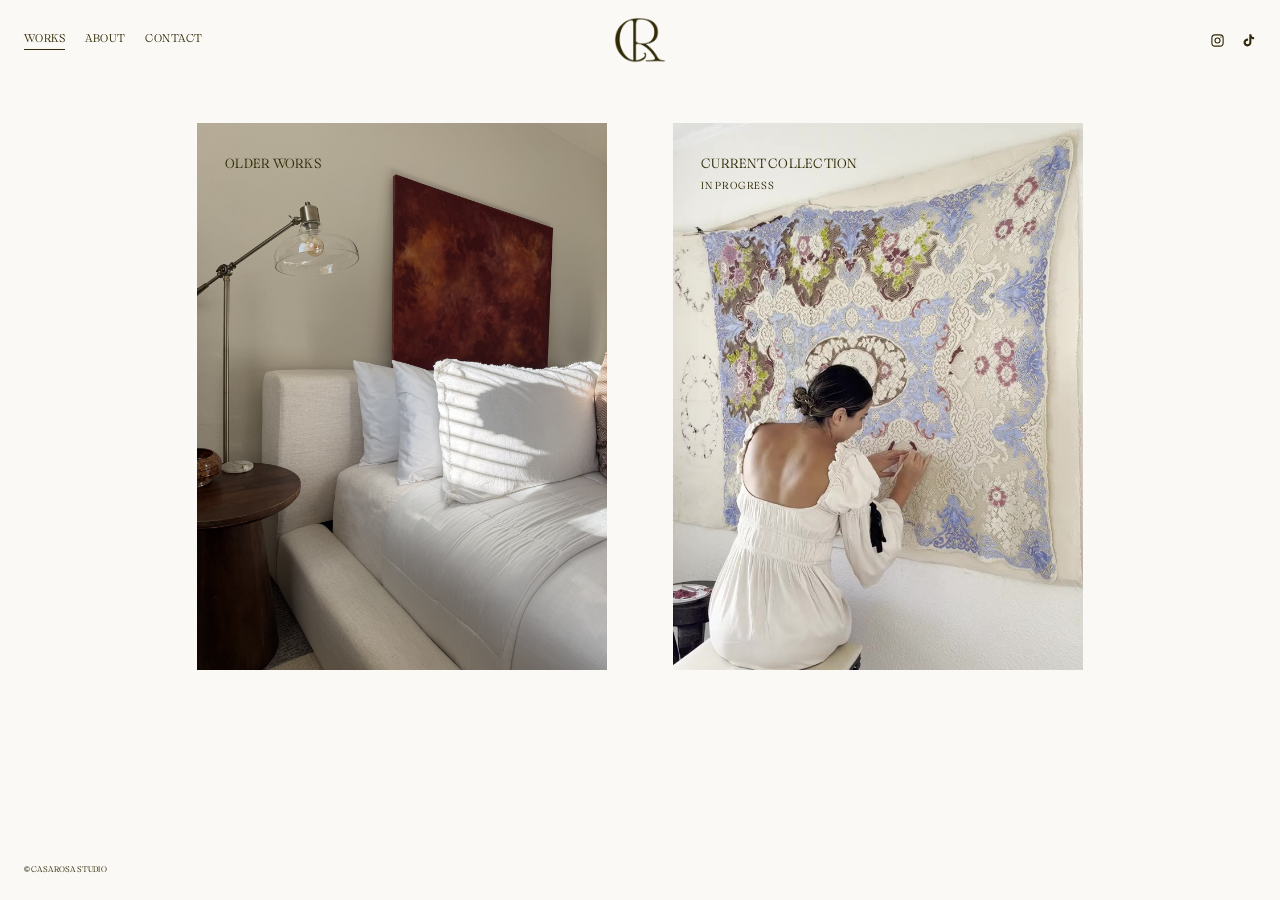
<file: index.html>
<!doctype html>
<html lang="en">
<head>
  <meta charset="utf-8">
  <meta name="viewport" content="width=device-width, initial-scale=1">
  <title>Casa Rosa Studio</title>
  <link rel="icon" href="assets/logo/favicon.png">
  <link rel="apple-touch-icon" href="assets/logo/apple-touch-icon.png">
  <link rel="stylesheet" href="css/colors.css?v=2">
  <link rel="stylesheet" href="css/style.css?v=5">
</head>
<body>

  <header class="site-header">
    <nav class="site-nav" aria-label="Main">
      <a href="index.html" aria-current="page">Works</a>
      <a href="about.html">About</a>
      <a href="contact.html">Contact</a>
    </nav>
    <!-- Logo colour options in assets/logo/: olive, burgundy, blush -->
    <a class="site-logo" href="index.html"><img src="assets/logo/cr-monogram-olive.png" alt="Casa Rosa Studio"></a>
    <!-- ✏️ Your social links: change each href to your profile -->
    <div class="site-social">
      <a href="https://www.instagram.com/thecasarosastudio/" target="_blank" rel="noopener" aria-label="Instagram">
        <svg viewBox="0 0 24 24" fill="none" stroke="currentColor" stroke-width="1.8" aria-hidden="true"><rect x="3" y="3" width="18" height="18" rx="5"/><circle cx="12" cy="12" r="4"/><circle cx="17.5" cy="6.5" r="1" fill="currentColor" stroke="none"/></svg>
      </a>
      <a href="https://www.tiktok.com/@casarosastudio" target="_blank" rel="noopener" aria-label="TikTok">
        <svg viewBox="0 0 24 24" fill="currentColor" aria-hidden="true"><path d="M16.6 2h-3.3v13.2a2.9 2.9 0 1 1-2.9-2.9c.3 0 .6 0 .9.1V9a6.3 6.3 0 1 0 5.3 6.2V8.6a7.9 7.9 0 0 0 4.4 1.4V6.7a4.6 4.6 0 0 1-4.4-4.7z"/></svg>
      </a>
    </div>
  </header>

  <main>
    <section class="home-tiles">
      <!-- ✏️ Cover photo / video for each box -->
      <a class="tile" href="older-works.html">
        <img src="assets/images/older-works/red-bedroom.jpg" alt="Older works: deep red painting above a bed">
        <span class="tile-label">Older Works</span>
      </a>
      <!-- ✏️ Not clickable while the collection is in progress. When the
           Current Collection page is ready, change this <div> back to
           <a class="tile" href="current-collection.html"> (and </div> to </a>). -->
      <div class="tile">
        <!-- Silent looping video; the poster shows while it loads -->
        <video src="assets/video/current-collection.mp4" poster="assets/video/current-collection-poster.jpg"
               autoplay muted loop playsinline preload="auto" aria-label="Current collection: the artist at work on a new piece"></video>
        <span class="tile-label">Current Collection<span class="tile-note">In Progress</span></span>
      </div>
    </section>
  </main>

  <footer class="site-footer">
    <span class="footer-left">&copy; Casa Rosa Studio</span>
    <!-- ✏️ Right side of the footer: empty for now -->
    <div class="footer-right"></div>
  </footer>

</body>
</html>
</file>
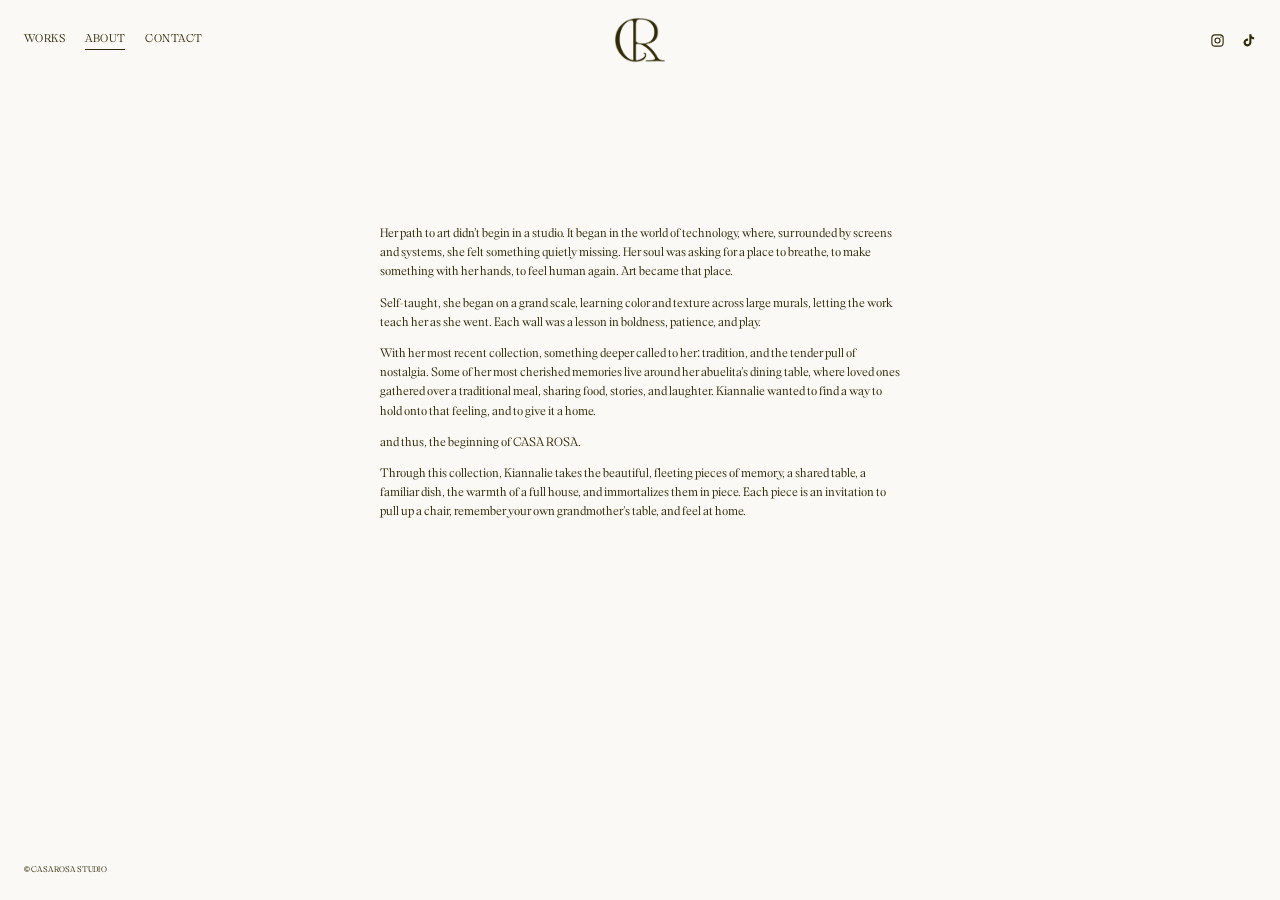
<file: about.html>
<!doctype html>
<html lang="en">
<head>
  <meta charset="utf-8">
  <meta name="viewport" content="width=device-width, initial-scale=1">
  <title>About — Casa Rosa Studio</title>
  <link rel="icon" href="assets/logo/favicon.png">
  <link rel="apple-touch-icon" href="assets/logo/apple-touch-icon.png">
  <link rel="stylesheet" href="css/colors.css?v=2">
  <link rel="stylesheet" href="css/style.css?v=5">
</head>
<body class="alt-bg">

  <header class="site-header">
    <nav class="site-nav" aria-label="Main">
      <a href="index.html">Works</a>
      <a href="about.html" aria-current="page">About</a>
      <a href="contact.html">Contact</a>
    </nav>
    <!-- Logo colour options in assets/logo/: olive, burgundy, blush -->
    <a class="site-logo" href="index.html"><img src="assets/logo/cr-monogram-olive.png" alt="Casa Rosa Studio"></a>
    <!-- ✏️ Your social links: change each href to your profile -->
    <div class="site-social">
      <a href="https://www.instagram.com/thecasarosastudio/" target="_blank" rel="noopener" aria-label="Instagram">
        <svg viewBox="0 0 24 24" fill="none" stroke="currentColor" stroke-width="1.8" aria-hidden="true"><rect x="3" y="3" width="18" height="18" rx="5"/><circle cx="12" cy="12" r="4"/><circle cx="17.5" cy="6.5" r="1" fill="currentColor" stroke="none"/></svg>
      </a>
      <a href="https://www.tiktok.com/@casarosastudio" target="_blank" rel="noopener" aria-label="TikTok">
        <svg viewBox="0 0 24 24" fill="currentColor" aria-hidden="true"><path d="M16.6 2h-3.3v13.2a2.9 2.9 0 1 1-2.9-2.9c.3 0 .6 0 .9.1V9a6.3 6.3 0 1 0 5.3 6.2V8.6a7.9 7.9 0 0 0 4.4 1.4V6.7a4.6 4.6 0 0 1-4.4-4.7z"/></svg>
      </a>
    </div>
  </header>

  <main>
    <!-- ✏️ Portrait: none for now, so the bio sits centred on its own.
         To add one later: remove " about--no-photo" below and put this back
         in place of this comment's position:
         <img class="about-photo" src="assets/images/about-portrait.jpg" alt="Kiannalie"> -->
    <section class="about about--no-photo">
      <!-- ✏️ Your bio: one <p> per paragraph -->
      <div class="about-text">
        <p>Her path to art didn’t begin in a studio. It began in the world of technology, where, surrounded by screens and systems, she felt something quietly missing. Her soul was asking for a place to breathe, to make something with her hands, to feel human again. Art became that place.</p>
        <p>Self-taught, she began on a grand scale, learning color and texture across large murals, letting the work teach her as she went. Each wall was a lesson in boldness, patience, and play.</p>
        <p>With her most recent collection, something deeper called to her: tradition, and the tender pull of nostalgia. Some of her most cherished memories live around her abuelita’s dining table, where loved ones gathered over a traditional meal, sharing food, stories, and laughter. Kiannalie wanted to find a way to hold onto that feeling, and to give it a home.</p>
        <p>and thus, the beginning of CASA ROSA.</p>
        <p>Through this collection, Kiannalie takes the beautiful, fleeting pieces of memory, a shared table, a familiar dish, the warmth of a full house, and immortalizes them in piece. Each piece is an invitation to pull up a chair, remember your own grandmother’s table, and feel at home.</p>
      </div>
    </section>
  </main>

  <footer class="site-footer">
    <span class="footer-left">&copy; Casa Rosa Studio</span>
    <!-- ✏️ Right side of the footer: empty for now -->
    <div class="footer-right"></div>
  </footer>

</body>
</html>
</file>
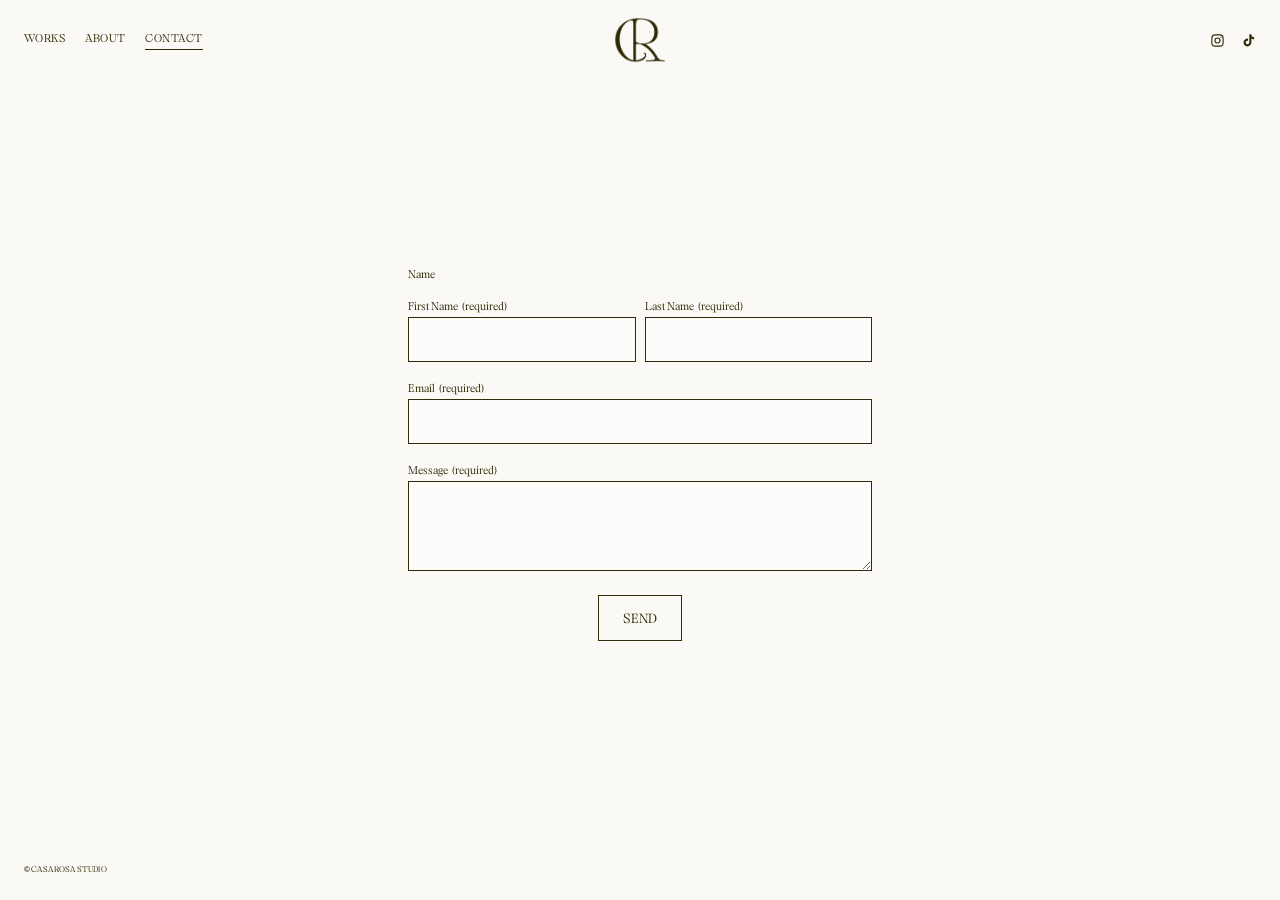
<file: contact.html>
<!doctype html>
<html lang="en">
<head>
  <meta charset="utf-8">
  <meta name="viewport" content="width=device-width, initial-scale=1">
  <title>Contact — Casa Rosa Studio</title>
  <link rel="icon" href="assets/logo/favicon.png">
  <link rel="apple-touch-icon" href="assets/logo/apple-touch-icon.png">
  <link rel="stylesheet" href="css/colors.css?v=2">
  <link rel="stylesheet" href="css/style.css?v=5">
</head>
<body>

  <header class="site-header">
    <nav class="site-nav" aria-label="Main">
      <a href="index.html">Works</a>
      <a href="about.html">About</a>
      <a href="contact.html" aria-current="page">Contact</a>
    </nav>
    <!-- Logo colour options in assets/logo/: olive, burgundy, blush -->
    <a class="site-logo" href="index.html"><img src="assets/logo/cr-monogram-olive.png" alt="Casa Rosa Studio"></a>
    <!-- ✏️ Your social links: change each href to your profile -->
    <div class="site-social">
      <a href="https://www.instagram.com/thecasarosastudio/" target="_blank" rel="noopener" aria-label="Instagram">
        <svg viewBox="0 0 24 24" fill="none" stroke="currentColor" stroke-width="1.8" aria-hidden="true"><rect x="3" y="3" width="18" height="18" rx="5"/><circle cx="12" cy="12" r="4"/><circle cx="17.5" cy="6.5" r="1" fill="currentColor" stroke="none"/></svg>
      </a>
      <a href="https://www.tiktok.com/@casarosastudio" target="_blank" rel="noopener" aria-label="TikTok">
        <svg viewBox="0 0 24 24" fill="currentColor" aria-hidden="true"><path d="M16.6 2h-3.3v13.2a2.9 2.9 0 1 1-2.9-2.9c.3 0 .6 0 .9.1V9a6.3 6.3 0 1 0 5.3 6.2V8.6a7.9 7.9 0 0 0 4.4 1.4V6.7a4.6 4.6 0 0 1-4.4-4.7z"/></svg>
      </a>
    </div>
  </header>

  <main>
    <section class="contact">
      <!-- Messages are forwarded to thecasarosastudio@gmail.com by FormSubmit
           (formsubmit.co), which shows a reCAPTCHA check before sending.
           See README.md "Contact form". -->
      <form id="contact-form" action="https://formsubmit.co/thecasarosastudio@gmail.com" method="POST">
        <input type="hidden" name="_subject" value="New message from the Casa Rosa Studio website">
        <input type="hidden" name="_template" value="table">
        <input type="hidden" name="_captcha" value="true">
        <!-- Where visitors land after sending (filled in by js/contact.js) -->
        <input type="hidden" name="_next" id="form-next" value="">
        <!-- Spam trap: hidden from people, bots fill it in and get blocked -->
        <input type="text" name="_honey" class="honeypot" tabindex="-1" autocomplete="off" aria-hidden="true">
        <fieldset>
          <legend>Name</legend>
          <div class="field-row">
            <div class="field">
              <label for="first-name">First Name<span>(required)</span></label>
              <input id="first-name" name="first_name" type="text" required autocomplete="given-name">
            </div>
            <div class="field">
              <label for="last-name">Last Name<span>(required)</span></label>
              <input id="last-name" name="last_name" type="text" required autocomplete="family-name">
            </div>
          </div>
        </fieldset>
        <div class="field">
          <label for="email">Email<span>(required)</span></label>
          <input id="email" name="email" type="email" required autocomplete="email">
        </div>
        <div class="field">
          <label for="message">Message<span>(required)</span></label>
          <textarea id="message" name="message" required></textarea>
        </div>
        <button type="submit">Send</button>
      </form>
    </section>
  </main>

  <footer class="site-footer">
    <span class="footer-left">&copy; Casa Rosa Studio</span>
    <!-- ✏️ Right side of the footer: empty for now -->
    <div class="footer-right"></div>
  </footer>
  <script src="js/contact.js?v=2"></script>

</body>
</html>
</file>
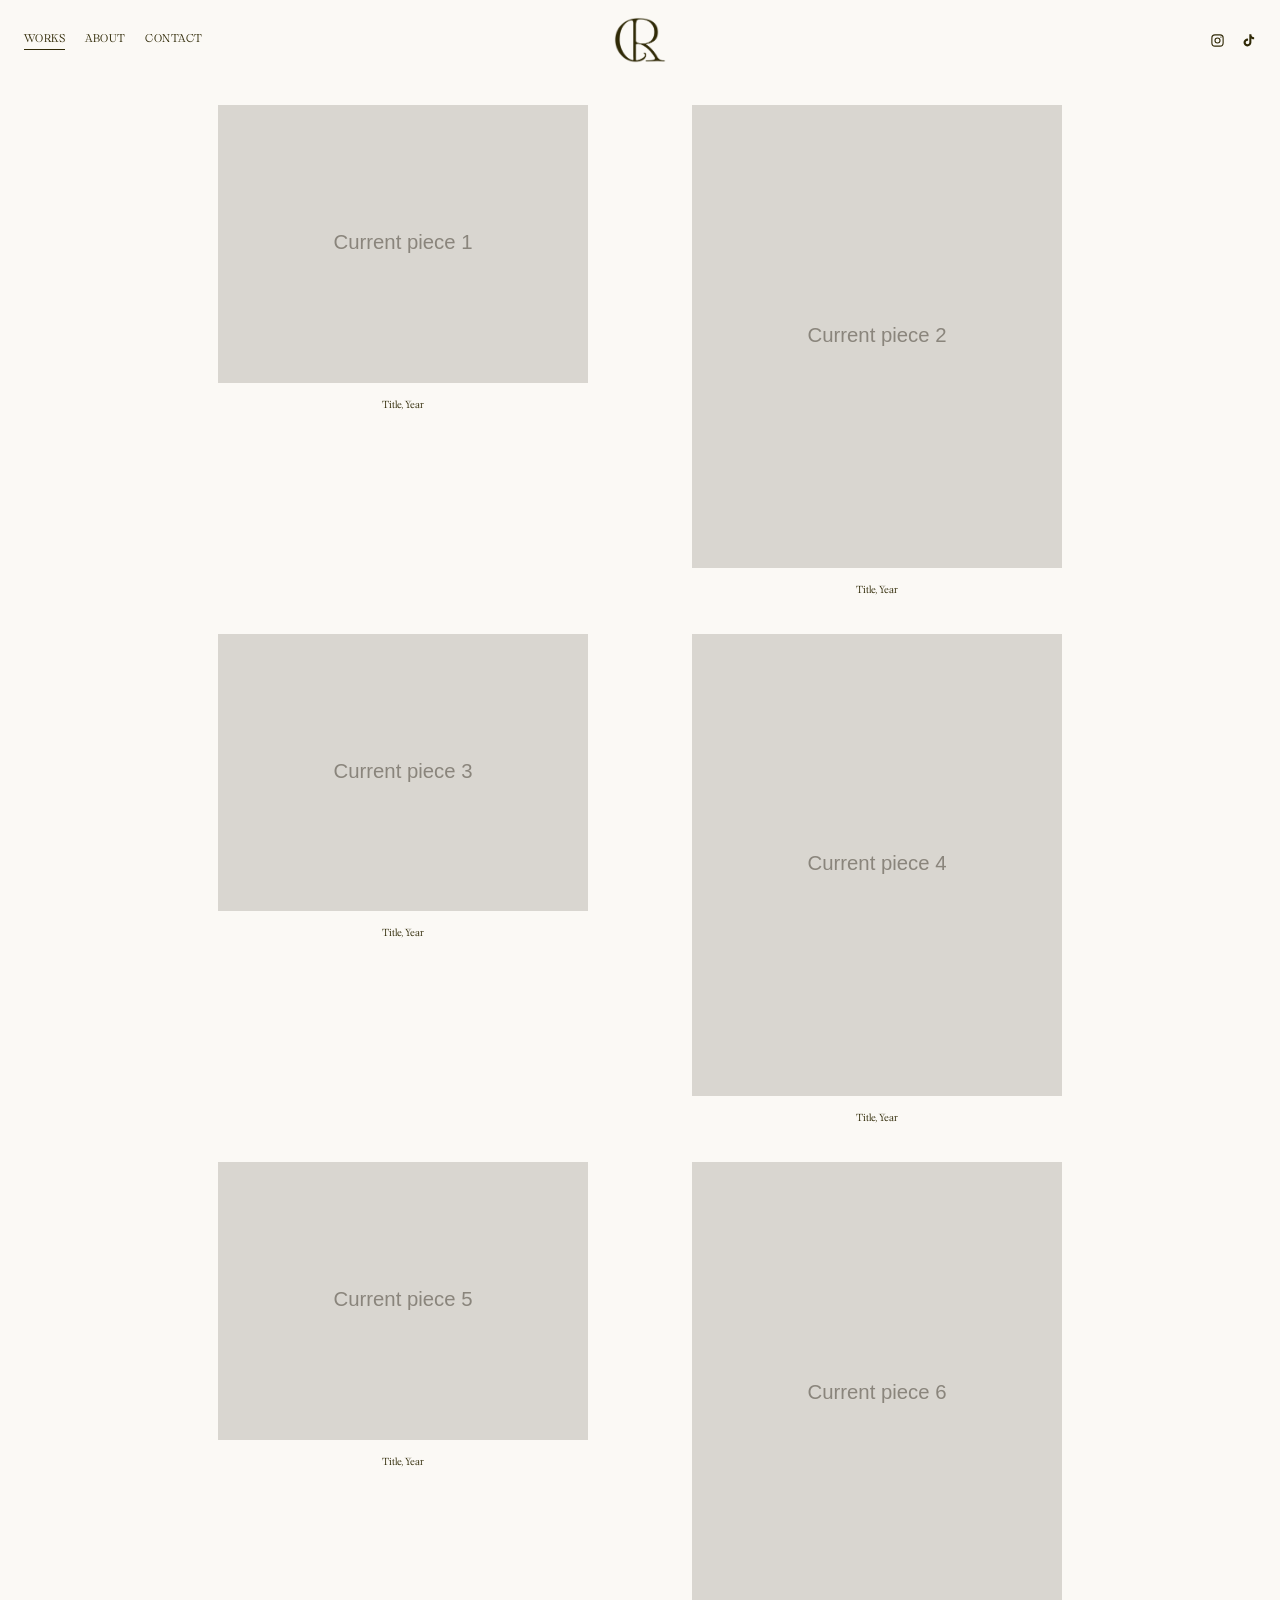
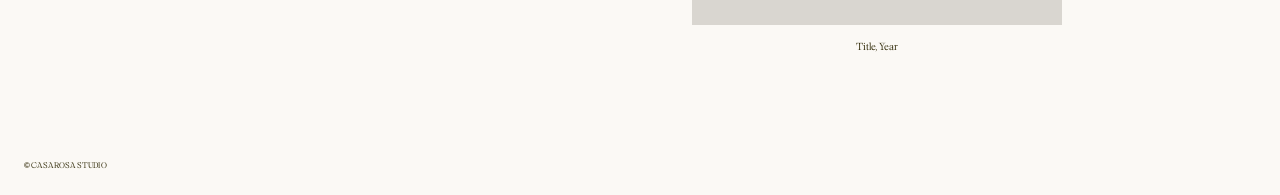
<file: current-collection.html>
<!doctype html>
<html lang="en">
<head>
  <meta charset="utf-8">
  <meta name="viewport" content="width=device-width, initial-scale=1">
  <!-- Hidden for now: not linked from the site and kept out of search results -->
  <meta name="robots" content="noindex">
  <title>Current Collection — Casa Rosa Studio</title>
  <link rel="icon" href="assets/logo/favicon.png">
  <link rel="apple-touch-icon" href="assets/logo/apple-touch-icon.png">
  <link rel="stylesheet" href="css/colors.css?v=2">
  <link rel="stylesheet" href="css/style.css?v=5">
</head>
<body class="alt-bg">

  <header class="site-header">
    <nav class="site-nav" aria-label="Main">
      <a href="index.html" aria-current="page">Works</a>
      <a href="about.html">About</a>
      <a href="contact.html">Contact</a>
    </nav>
    <!-- Logo colour options in assets/logo/: olive, burgundy, blush -->
    <a class="site-logo" href="index.html"><img src="assets/logo/cr-monogram-olive.png" alt="Casa Rosa Studio"></a>
    <!-- ✏️ Your social links: change each href to your profile -->
    <div class="site-social">
      <a href="https://www.instagram.com/thecasarosastudio/" target="_blank" rel="noopener" aria-label="Instagram">
        <svg viewBox="0 0 24 24" fill="none" stroke="currentColor" stroke-width="1.8" aria-hidden="true"><rect x="3" y="3" width="18" height="18" rx="5"/><circle cx="12" cy="12" r="4"/><circle cx="17.5" cy="6.5" r="1" fill="currentColor" stroke="none"/></svg>
      </a>
      <a href="https://www.tiktok.com/@casarosastudio" target="_blank" rel="noopener" aria-label="TikTok">
        <svg viewBox="0 0 24 24" fill="currentColor" aria-hidden="true"><path d="M16.6 2h-3.3v13.2a2.9 2.9 0 1 1-2.9-2.9c.3 0 .6 0 .9.1V9a6.3 6.3 0 1 0 5.3 6.2V8.6a7.9 7.9 0 0 0 4.4 1.4V6.7a4.6 4.6 0 0 1-4.4-4.7z"/></svg>
      </a>
    </div>
  </header>

  <main>
    <!-- ✏️ One <figure> per photo. Copy a block to add more;
         change the image path and the caption. -->
    <section class="gallery">
      <figure>
        <img src="assets/images/current-1.svg" alt="Current piece 1" loading="lazy">
        <figcaption>Title, Year</figcaption>
      </figure>
      <figure>
        <img src="assets/images/current-2.svg" alt="Current piece 2" loading="lazy">
        <figcaption>Title, Year</figcaption>
      </figure>
      <figure>
        <img src="assets/images/current-3.svg" alt="Current piece 3" loading="lazy">
        <figcaption>Title, Year</figcaption>
      </figure>
      <figure>
        <img src="assets/images/current-4.svg" alt="Current piece 4" loading="lazy">
        <figcaption>Title, Year</figcaption>
      </figure>
      <figure>
        <img src="assets/images/current-5.svg" alt="Current piece 5" loading="lazy">
        <figcaption>Title, Year</figcaption>
      </figure>
      <figure>
        <img src="assets/images/current-6.svg" alt="Current piece 6" loading="lazy">
        <figcaption>Title, Year</figcaption>
      </figure>
    </section>
  </main>

  <footer class="site-footer">
    <span class="footer-left">&copy; Casa Rosa Studio</span>
    <!-- ✏️ Right side of the footer: empty for now -->
    <div class="footer-right"></div>
  </footer>

</body>
</html>
</file>
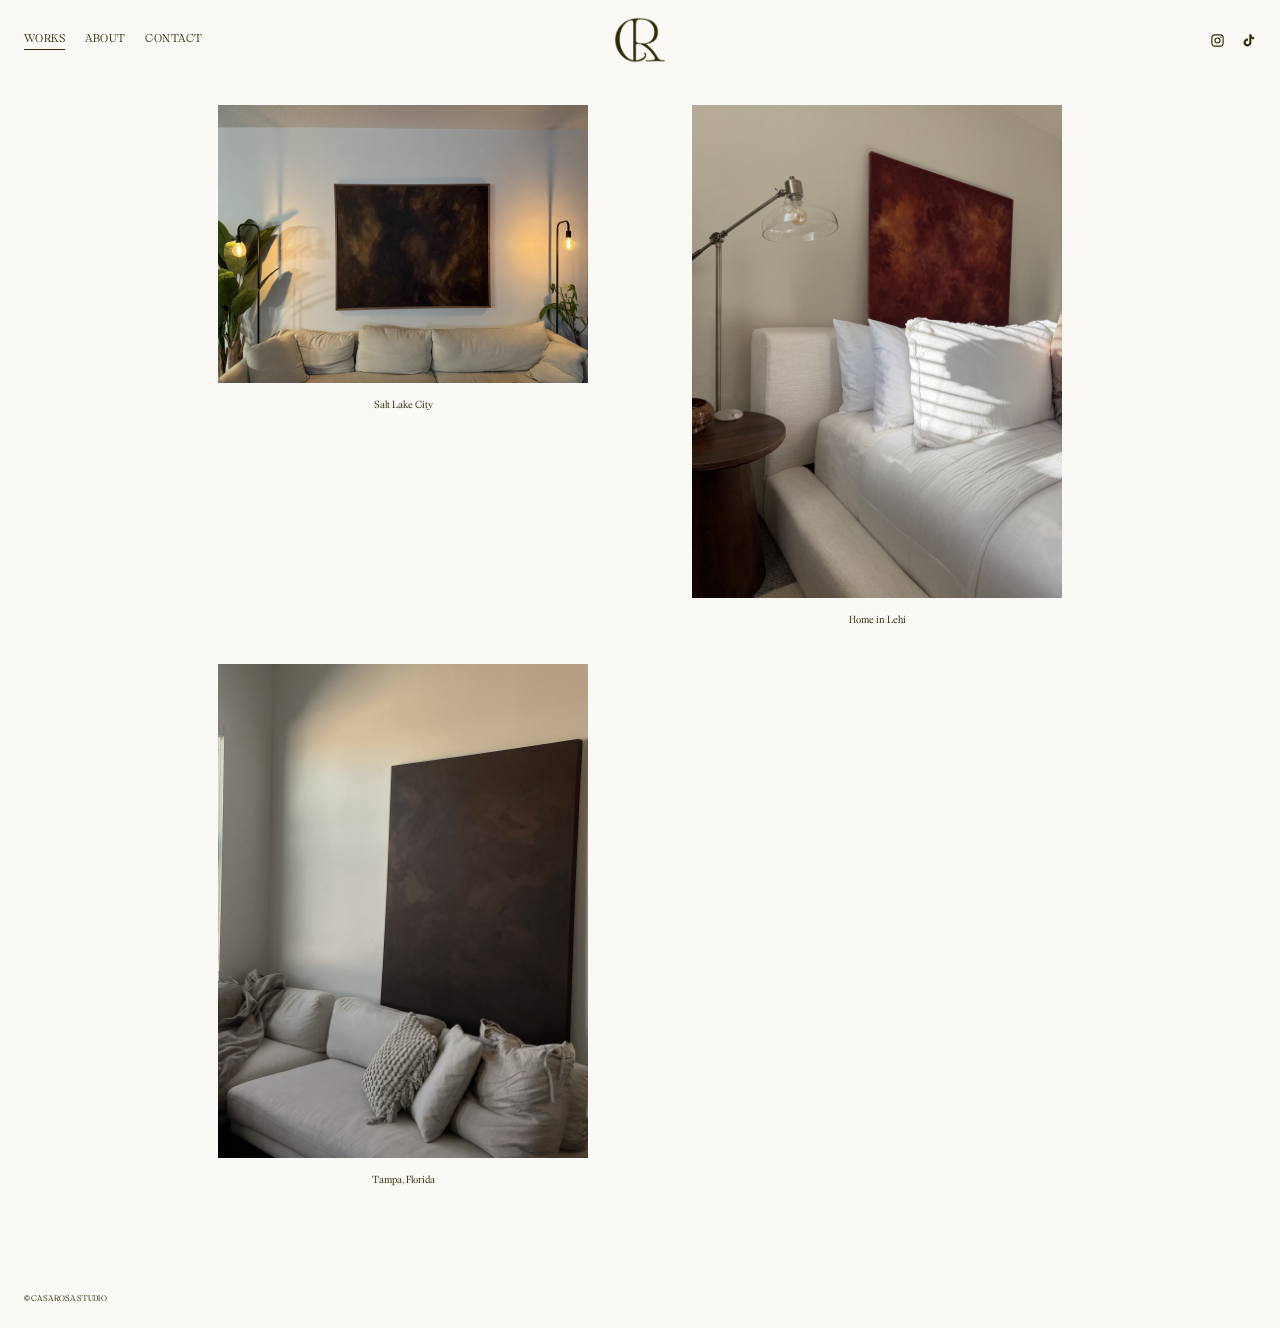
<file: older-works.html>
<!doctype html>
<html lang="en">
<head>
  <meta charset="utf-8">
  <meta name="viewport" content="width=device-width, initial-scale=1">
  <title>Older Works — Casa Rosa Studio</title>
  <link rel="icon" href="assets/logo/favicon.png">
  <link rel="apple-touch-icon" href="assets/logo/apple-touch-icon.png">
  <link rel="stylesheet" href="css/colors.css?v=2">
  <link rel="stylesheet" href="css/style.css?v=5">
</head>
<body class="alt-bg">

  <header class="site-header">
    <nav class="site-nav" aria-label="Main">
      <a href="index.html" aria-current="page">Works</a>
      <a href="about.html">About</a>
      <a href="contact.html">Contact</a>
    </nav>
    <!-- Logo colour options in assets/logo/: olive, burgundy, blush -->
    <a class="site-logo" href="index.html"><img src="assets/logo/cr-monogram-olive.png" alt="Casa Rosa Studio"></a>
    <!-- ✏️ Your social links: change each href to your profile -->
    <div class="site-social">
      <a href="https://www.instagram.com/thecasarosastudio/" target="_blank" rel="noopener" aria-label="Instagram">
        <svg viewBox="0 0 24 24" fill="none" stroke="currentColor" stroke-width="1.8" aria-hidden="true"><rect x="3" y="3" width="18" height="18" rx="5"/><circle cx="12" cy="12" r="4"/><circle cx="17.5" cy="6.5" r="1" fill="currentColor" stroke="none"/></svg>
      </a>
      <a href="https://www.tiktok.com/@casarosastudio" target="_blank" rel="noopener" aria-label="TikTok">
        <svg viewBox="0 0 24 24" fill="currentColor" aria-hidden="true"><path d="M16.6 2h-3.3v13.2a2.9 2.9 0 1 1-2.9-2.9c.3 0 .6 0 .9.1V9a6.3 6.3 0 1 0 5.3 6.2V8.6a7.9 7.9 0 0 0 4.4 1.4V6.7a4.6 4.6 0 0 1-4.4-4.7z"/></svg>
      </a>
    </div>
  </header>

  <main>
    <!-- ✏️ One <figure> per photo. Copy a block to add more;
         change the image path and the caption.
         Photos live in assets/images/older-works/. -->
    <section class="gallery">
      <figure>
        <img src="assets/images/older-works/dark-amber-above-sofa.jpg" alt="Dark amber painting hung above a sofa" loading="lazy">
        <figcaption>Salt Lake City</figcaption>
      </figure>
      <figure>
        <img src="assets/images/older-works/red-bedroom.jpg" alt="Deep red painting above a bed" loading="lazy">
        <figcaption>Home in Lehi</figcaption>
      </figure>
      <figure>
        <img src="assets/images/older-works/dark-brown-leaning.jpg" alt="Large dark brown painting leaning behind a sofa" loading="lazy">
        <figcaption>Tampa, Florida</figcaption>
      </figure>
    </section>
  </main>

  <footer class="site-footer">
    <span class="footer-left">&copy; Casa Rosa Studio</span>
    <!-- ✏️ Right side of the footer: empty for now -->
    <div class="footer-right"></div>
  </footer>

</body>
</html>
</file>
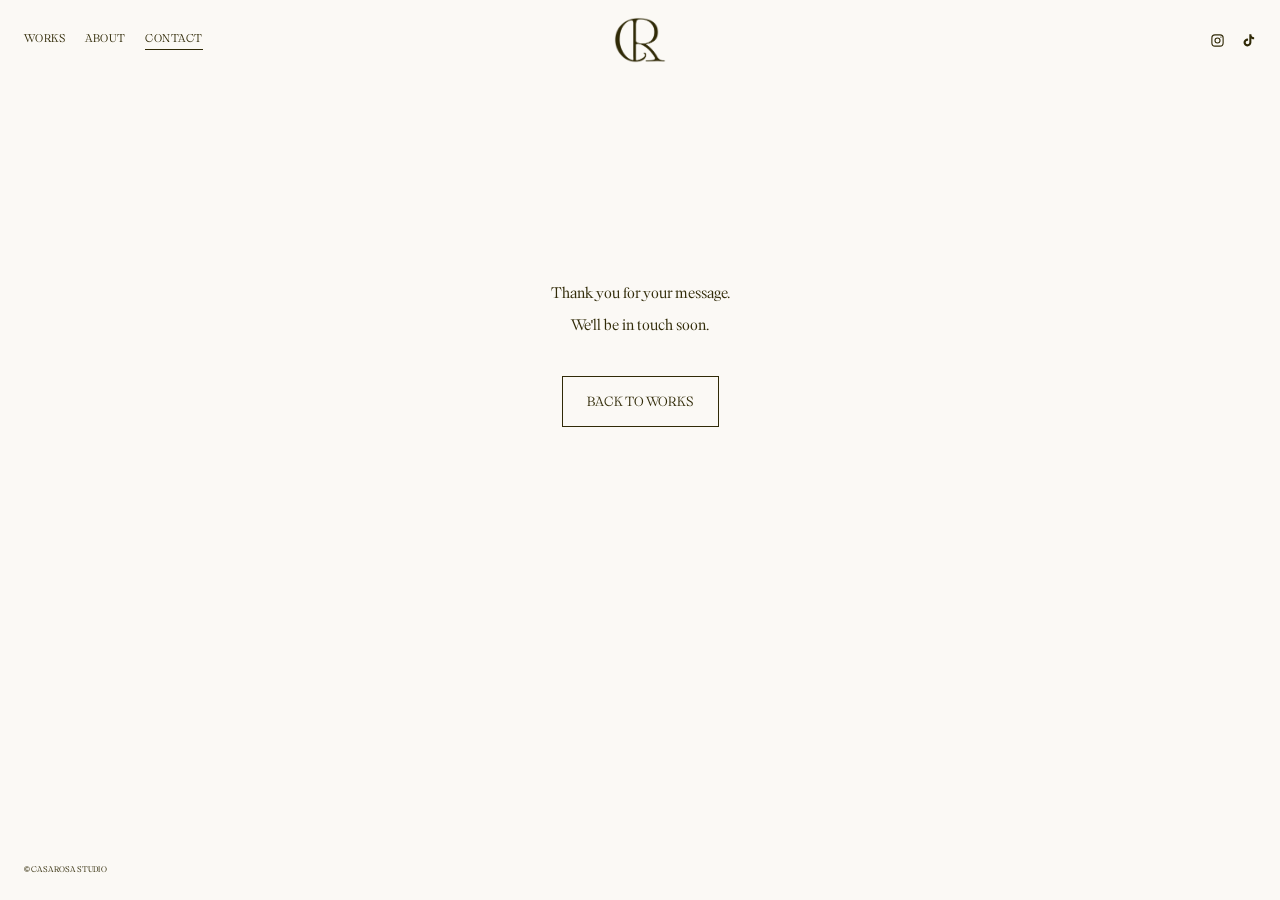
<file: thank-you.html>
<!doctype html>
<html lang="en">
<head>
  <meta charset="utf-8">
  <meta name="viewport" content="width=device-width, initial-scale=1">
  <meta name="robots" content="noindex">
  <title>Thank You — Casa Rosa Studio</title>
  <link rel="icon" href="assets/logo/favicon.png">
  <link rel="apple-touch-icon" href="assets/logo/apple-touch-icon.png">
  <link rel="stylesheet" href="css/colors.css?v=2">
  <link rel="stylesheet" href="css/style.css?v=5">
</head>
<body>

  <header class="site-header">
    <nav class="site-nav" aria-label="Main">
      <a href="index.html">Works</a>
      <a href="about.html">About</a>
      <a href="contact.html" aria-current="page">Contact</a>
    </nav>
    <!-- Logo colour options in assets/logo/: olive, burgundy, blush -->
    <a class="site-logo" href="index.html"><img src="assets/logo/cr-monogram-olive.png" alt="Casa Rosa Studio"></a>
    <!-- ✏️ Your social links: change each href to your profile -->
    <div class="site-social">
      <a href="https://www.instagram.com/thecasarosastudio/" target="_blank" rel="noopener" aria-label="Instagram">
        <svg viewBox="0 0 24 24" fill="none" stroke="currentColor" stroke-width="1.8" aria-hidden="true"><rect x="3" y="3" width="18" height="18" rx="5"/><circle cx="12" cy="12" r="4"/><circle cx="17.5" cy="6.5" r="1" fill="currentColor" stroke="none"/></svg>
      </a>
      <a href="https://www.tiktok.com/@casarosastudio" target="_blank" rel="noopener" aria-label="TikTok">
        <svg viewBox="0 0 24 24" fill="currentColor" aria-hidden="true"><path d="M16.6 2h-3.3v13.2a2.9 2.9 0 1 1-2.9-2.9c.3 0 .6 0 .9.1V9a6.3 6.3 0 1 0 5.3 6.2V8.6a7.9 7.9 0 0 0 4.4 1.4V6.7a4.6 4.6 0 0 1-4.4-4.7z"/></svg>
      </a>
    </div>
  </header>

  <main>
    <section class="thank-you">
      <p>Thank you for your message.</p>
      <p>We'll be in touch soon.</p>
      <a class="button-link" href="index.html">Back to works</a>
    </section>
  </main>

  <footer class="site-footer">
    <span class="footer-left">&copy; Casa Rosa Studio</span>
    <!-- ✏️ Right side of the footer: empty for now -->
    <div class="footer-right"></div>
  </footer>

</body>
</html>
</file>
<file: css/colors.css>
/* =========================================================
   CASA ROSA STUDIO — BRAND COLOURS
   The one place the brand colours are defined.
   Use them anywhere in the CSS as var(--brand-…).
   ========================================================= */

:root {
  --brand-burgundy: #621217;
  --brand-blush:    #EAD7C7;
  --brand-olive:    #302A07;
  --brand-white:    #FFFFFF;
  --soft-white:     #FBF9F5; /* warm off-white: background on large screens */
}
</file>
<file: css/style.css>
/* =========================================================
   ✏️ YOUR BRAND — change these to restyle the whole site
   ========================================================= */

/* 1. Font: Peridia Display (currently the TRIAL version).
      When you buy the full font, replace assets/fonts/PeridiaDisplay-Regular.woff2
      with the full version (same file name) and it updates everywhere.
      To add a bold/semibold weight later, copy this block with font-weight: 600. */
@font-face {
  font-family: "Peridia Display";
  src: url("../assets/fonts/PeridiaDisplay-Regular.woff2") format("woff2");
  font-weight: 400;
  font-style: normal;
  font-display: swap;
}

:root {
  /* 2. Fonts */
  --font-heading: "Peridia Display", "Helvetica Neue", Helvetica, Arial, sans-serif;
  --font-body: "Peridia Display", "Helvetica Neue", Helvetica, Arial, sans-serif;

  /* 3. Colours: where each brand colour is used.
        The brand colours themselves live in css/colors.css. */
  --color-bg: var(--brand-white);         /* home + contact background */
  --color-bg-alt: var(--brand-white);     /* works + about background (white = plain paper) */
  --color-text: var(--brand-olive);
  --color-muted: var(--brand-olive);       /* "(required)" labels */
  --color-field-bg: color-mix(in srgb, var(--brand-white) 55%, transparent); /* contact form boxes */
  --color-line: var(--brand-olive);       /* borders, underlines */
  --color-accent: var(--brand-burgundy);  /* hover on Send */

  /* 4. Paper texture behind every page. It is blended with the page
        colour: on white it shows as-is; on a colour it tints the paper. */
  --bg-image: url("../assets/images/paper-texture.jpg");

  /* Layout */
  --header-height: 80px;
  --gutter: 24px;
}

/* =========================================================
   Base
   ========================================================= */
*,
*::before,
*::after { box-sizing: border-box; }

html, body { margin: 0; padding: 0; }

body {
  font-family: var(--font-body);
  color: var(--color-text);
  font-size: 15px;
  line-height: 1.6;
  -webkit-font-smoothing: antialiased;
  font-synthesis: none; /* only a regular weight for now: don't fake bold */
  min-height: 100vh;
  display: flex;
  flex-direction: column;
}

/* Page background: paper texture over the page colour.
   The header uses the same so it blends in seamlessly. */
body,
.site-header {
  background-color: var(--color-bg);
  background-image: var(--bg-image);
  background-size: cover;
  background-position: center;
  background-attachment: fixed;
  background-blend-mode: multiply;
}

body.alt-bg,
body.alt-bg .site-header { background-color: var(--color-bg-alt); }

img { display: block; max-width: 100%; height: auto; }

a { color: inherit; text-decoration: none; }

main { flex: 1; }

/* =========================================================
   Header: nav left, logo centre, Instagram right
   ========================================================= */
.site-header {
  position: sticky;
  top: 0;
  z-index: 10;
  height: var(--header-height);
  display: grid;
  grid-template-columns: 1fr auto 1fr;
  align-items: center;
  padding: 0 var(--gutter);
}

.site-nav {
  display: flex;
  gap: 20px;
  font-family: var(--font-heading);
  font-size: 11px;
  letter-spacing: 0.04em;
  text-transform: uppercase;
}

.site-nav a {
  padding-bottom: 2px;
  border-bottom: 1px solid transparent;
}

.site-nav a:hover,
.site-nav a[aria-current="page"] { border-bottom-color: var(--color-line); }

.site-logo {
  font-family: var(--font-heading);
  font-size: 15px;
  font-weight: 600;
  letter-spacing: 0.04em;
  text-transform: uppercase;
  text-align: center;
}

/* If you use an image logo instead of text */
.site-logo img { height: 46px; width: auto; margin: 0 auto; }

.site-social {
  justify-self: end;
  display: flex;
  align-items: center;
  gap: 16px;
}

.site-social a { display: flex; }

.site-social svg { width: 15px; height: 15px; }

/* =========================================================
   Home: two portrait boxes with a label in the corner
   ========================================================= */
.home-tiles {
  display: grid;
  grid-template-columns: repeat(2, minmax(0, 410px));
  justify-content: center;
  gap: 66px;
  padding: 43px var(--gutter) 120px;
}

.tile {
  position: relative;
  display: block;
  aspect-ratio: 3 / 4;
  overflow: hidden;
}

.tile img,
.tile video {
  width: 100%;
  height: 100%;
  object-fit: cover;
  transition: transform 0.6s ease;
}

a.tile:hover img,
a.tile:hover video { transform: scale(1.02); }

.tile-label {
  position: absolute;
  top: 30px;
  left: 28px;
  font-family: var(--font-heading);
  font-size: 13px;
  font-weight: 600;
  letter-spacing: 0.02em;
  text-transform: uppercase;
}

/* Small second line under a box label, e.g. "In Progress" */
.tile-note {
  display: block;
  margin-top: 4px;
  font-size: 10px;
  letter-spacing: 0.08em;
}

/* =========================================================
   Gallery pages: two columns, small caption under each image
   ========================================================= */
.gallery {
  display: grid;
  grid-template-columns: repeat(2, minmax(0, 370px));
  justify-content: center;
  align-items: start;
  column-gap: 104px;
  row-gap: 36px;
  padding: 25px var(--gutter) 80px;
}

.gallery figure { margin: 0; }

.gallery figcaption {
  margin-top: 14px;
  font-size: 10px;
  text-align: center;
  color: var(--color-text);
}

/* =========================================================
   About: photo left, text right
   ========================================================= */
.about {
  display: grid;
  grid-template-columns: minmax(0, 337px) minmax(0, 465px);
  justify-content: center;
  align-items: start;
  gap: 73px;
  padding: 143px var(--gutter) 100px;
}

/* About page without a photo: one centred column of text */
.about--no-photo { grid-template-columns: minmax(0, 520px); }

.about-photo {
  width: 100%;
  aspect-ratio: 2 / 3;
  object-fit: cover;
}

.about-text {
  font-size: 12px;
  line-height: 1.6;
}

.about-text p { margin: 0 0 12px; }

/* =========================================================
   Contact form
   ========================================================= */
.contact {
  max-width: calc(464px + var(--gutter) * 2);
  margin: 0 auto;
  padding: 186px var(--gutter) 100px;
  font-size: 11px;
}

.contact fieldset { border: 0; margin: 0; padding: 0; }

.contact legend { padding: 0; margin-bottom: 14px; }

.field-row {
  display: grid;
  grid-template-columns: 1fr 1fr;
  gap: 9px;
}

.field { margin-bottom: 18px; }

.field label { display: block; margin-bottom: 2px; }

.field label span { color: var(--color-muted); margin-left: 4px; }

.field input,
.field textarea {
  width: 100%;
  padding: 10px;
  font: inherit;
  font-size: 14px;
  color: var(--color-text);
  background: var(--color-field-bg);
  border: 1px solid var(--color-line);
  border-radius: 0;
}

.field textarea { min-height: 90px; resize: vertical; }

.contact button {
  display: block;
  margin: 0 auto;
  padding: 14px 24px;
  font-family: var(--font-heading);
  font-size: 13px;
  font-weight: 600;
  text-transform: uppercase;
  color: var(--color-text);
  background: transparent;
  border: 1px solid var(--color-line);
  cursor: pointer;
}

.contact button:hover {
  background: var(--color-accent);
  border-color: var(--color-accent);
  color: var(--brand-white);
}

/* Spam trap field: kept off-screen so people never see it */
.honeypot {
  position: absolute;
  left: -9999px;
  width: 1px;
  height: 1px;
  opacity: 0;
}

/* Thank-you page (after sending the contact form) */
.thank-you {
  padding: 200px var(--gutter) 100px;
  text-align: center;
  font-size: 15px;
}

.thank-you p { margin: 0 0 8px; }

.button-link {
  display: inline-block;
  margin-top: 32px;
  padding: 14px 24px;
  font-family: var(--font-heading);
  font-size: 13px;
  text-transform: uppercase;
  border: 1px solid var(--color-line);
}

.button-link:hover {
  background: var(--color-accent);
  border-color: var(--color-accent);
  color: var(--brand-white);
}

/* =========================================================
   Footer
   ========================================================= */
.site-footer {
  display: flex;
  justify-content: space-between;
  align-items: center;
  gap: 24px;
  padding: 24px var(--gutter);
  font-family: var(--font-heading);
  font-size: 8px;
  font-weight: 600;
  letter-spacing: 0.02em;
  text-transform: uppercase;
}

/* =========================================================
   Large screens (over 1000px wide): plain soft white, no paper texture
   ========================================================= */
@media (min-width: 1001px) {
  :root {
    --bg-image: none;
    --color-bg: var(--soft-white);
    --color-bg-alt: var(--soft-white);
  }
}

/* =========================================================
   Phones
   ========================================================= */
@media (max-width: 720px) {
  :root { --header-height: auto; --gutter: 16px; }

  .site-header {
    grid-template-columns: 1fr auto;
    grid-template-areas: "logo logo" "nav social";
    row-gap: 12px;
    padding-top: 18px;
    padding-bottom: 14px;
  }
  .site-logo { grid-area: logo; }
  .site-nav { grid-area: nav; }
  .site-social { grid-area: social; }

  .home-tiles,
  .gallery,
  .about { grid-template-columns: minmax(0, 1fr); }

  .home-tiles { gap: 24px; padding-top: 24px; }
  .gallery { row-gap: 32px; }
  .about { gap: 32px; padding-top: 40px; }
  .about-text { font-size: 13px; }
  .contact { padding-top: 60px; }
}
</file>
